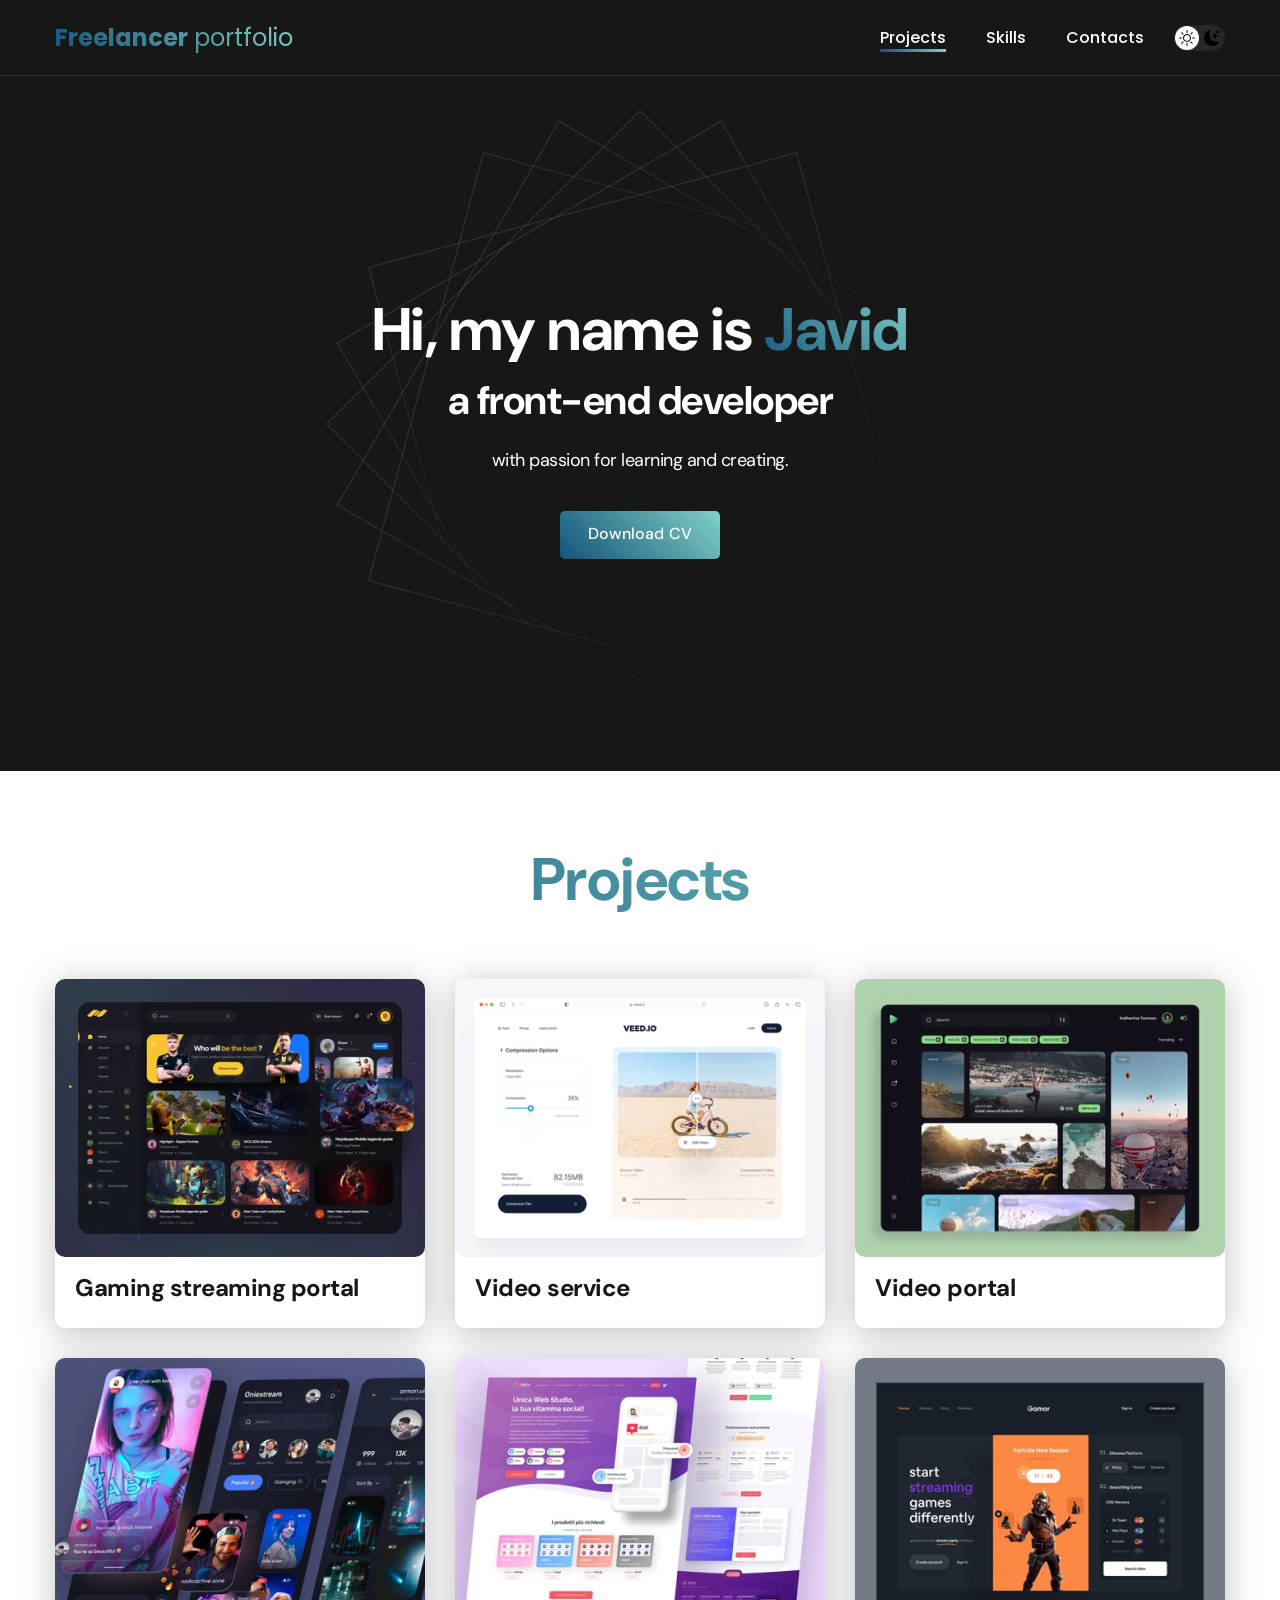
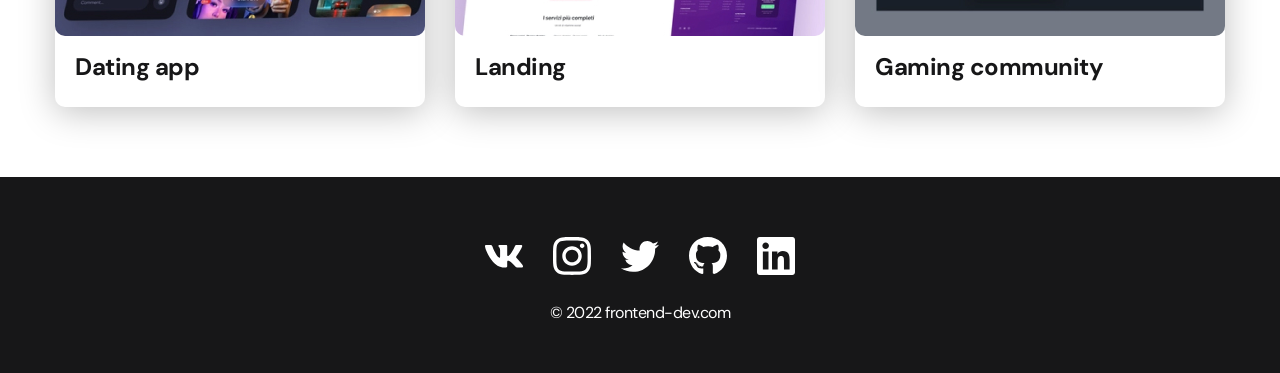
<file: index.html>
<!DOCTYPE html>
<html lang="en">
<head>
    <meta charset="UTF-8">
    <meta name="viewport" content="width=device-width, initial-scale=1.0">
    <title>Freelancer portfolio</title>
    <link rel="stylesheet" href="css/main.css">
</head>
<body>
    <nav class="nav">
        <div class="container">
            <div class="nav-row">
                <a href="./index.html" class="logo"><strong>Freelancer</strong> portfolio</a>

                <button class="dark-mode-btn">
                    <img class="dark-mode-btn__icon" src="./img/icons/Sun.svg" alt="Light mode">
                    <img class="dark-mode-btn__icon" src="./img/icons/Moon.svg" alt="Dark mode">
                </button>

                <ul class="nav-list">
                    <li class="nav-list__item">
                        <a href="./index.html" class="nav-list__link nav-list__link__active">Projects</a>
                    </li>
                    <li class="nav-list__item">
                        <a href="./skills.html" class="nav-list__link">Skills</a>
                    </li>
                    <li class="nav-list__item">
                        <a href="./contacts.html" class="nav-list__link">Contacts</a>
                    </li>
                </ul>
            </div>
        </div>
    </nav>

    <header class="header">
        <div class="header__wrapper">
            <h1 class="header__title">
                <strong>Hi, my name is <em>Javid</em></strong><br>
                a front-end developer
            </h1>
            <div class="header__text">
                <p>with passion for learning and creating.</p>
            </div>
            <a href="#!" class="btn">Download CV</a>
        </div>
    </header>

    <main class="section">
        <div class="container">
            <h2 class="title-1">Projects</h2>
            <ul class="ul projects">
                <li class="project">
                    <a href="./project-page.html">
                        <img class="project__img" src="./img/projects/01.jpg" alt="gaming-portal">
                        <h3 class="project__title">Gaming streaming portal</h3>
                    </a>
                </li>
                <li class="project">
                    <a href="./project-page.html">
                        <img class="project__img" src="./img/projects/02.jpg" alt="video-service">
                        <h3 class="project__title">Video service</h3>
                    </a>
                </li>
                <li class="project">
                    <a href="./project-page.html">
                        <img class="project__img" src="./img/projects/03.jpg" alt="video-portal">
                        <h3 class="project__title">Video portal</h3>
                    </a>
                </li>
                <li class="project">
                     <a href="./project-page.html">
                        <img class="project__img" src="./img/projects/04.jpg" alt="dating-app">
                        <h3 class="project__title">Dating app</h3>
                    </a>
                </li>
                <li class="project">
                    <a href="./project-page.html">
                        <img class="project__img" src="./img/projects/05.jpg" alt="landig">
                        <h3 class="project__title">Landing</h3>
                    </a>
                </li>
                <li class="project">
                    <a href="./project-page.html">
                        <img class="project__img" src="./img/projects/06.jpg" alt="gaming-community">
                        <h3 class="project__title">Gaming community</h3>
                    </a>
                </li>
            </ul>
        </div>
    </main>

    <footer class="footer">
        <div class="container">
            <div class="footer__wrapper">
                <ul class="social">
                <li class="social__item">
                    <a href="#!"><img src="./img/icons/vk.svg" alt="vk"></a>
                </li>
                <li class="social__item">
                    <a href="#!"><img src="./img/icons/instagram.svg" alt="instagram"></a>
                </li>
                <li class="social__item">
                    <a href="#!"><img src="./img/icons/twitter.svg" alt="twitter"></a>
                </li>
                <li class="social__item">
                    <a href="#!"><img src="./img/icons/gitHub.svg" alt="github"></a>
                </li>
                <li class="social__item">
                    <a href="#!"><img src="./img/icons/linkedIn.svg" alt="linkedin"></a>
                </li>
            </ul>
            <div class="copyright">
                <p>© 2022 frontend-dev.com</p>
            </div>
            </div>
        </div>
    </footer>

    <script src="./js/main.js"></script>

</body>
</html>
</file>
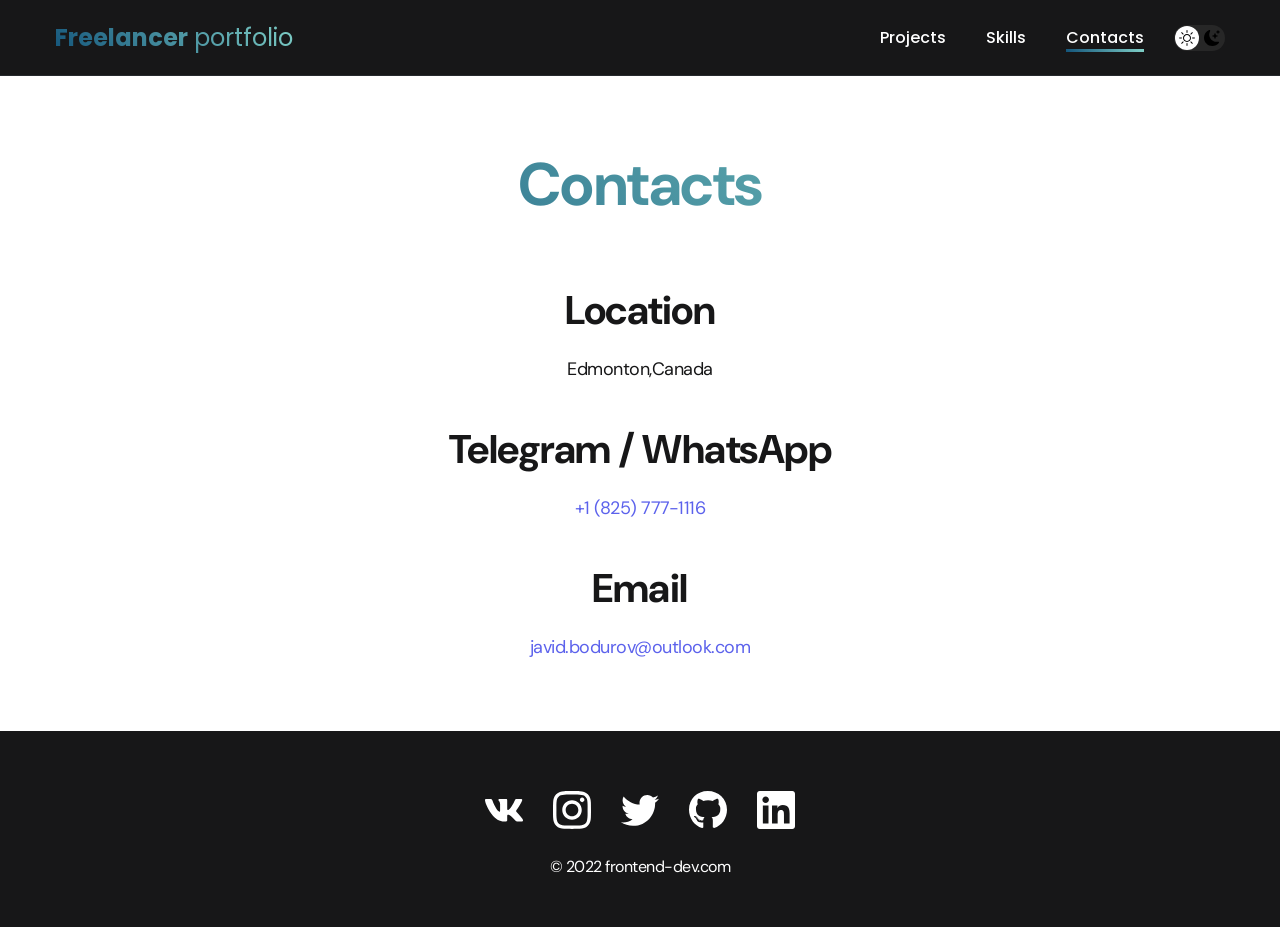
<file: contacts.html>
<!DOCTYPE html>
<html lang="en">
<head>
    <meta charset="UTF-8">
    <meta name="viewport" content="width=device-width, initial-scale=1.0">
    <title>Freelancer portfolio</title>
    <link rel="stylesheet" href="css/main.css">
</head>
<body>
    <nav class="nav">
        <div class="container">
            <div class="nav-row">
                <a href="./index.html" class="logo"><strong>Freelancer</strong> portfolio</a>
                <button class="dark-mode-btn">
                    <img class="dark-mode-btn__icon" src="./img/icons/Sun.svg" alt="Light mode">
                    <img class="dark-mode-btn__icon" src="./img/icons/Moon.svg" alt="Dark mode">
                </button>
                <ul class="nav-list">
                    <li class="nav-list__item">
                        <a href="./index.html" class="nav-list__link">Projects</a>
                    </li>
                    <li class="nav-list__item">
                        <a href="./skills.html" class="nav-list__link">Skills</a>
                    </li>
                    <li class="nav-list__item">
                        <a href="./contacts.html" class="nav-list__link nav-list__link__active">Contacts</a>
                    </li>
                </ul>
            </div>
        </div>
    </nav>

    <main class="section">
        <div class="container">
            <h1 class="title-1">Contacts</h1>
            <ul class="content-list">
                <li class="content-list__item">
                    <h2 class="title-2">Location</h2>
                    <p>Edmonton,Canada</p>
                </li>
                <li class="content-list__item">
                    <h2 class="title-2">Telegram / WhatsApp</h2>
                    <p><a href="tel:+18257771116">+1 (825) 777-1116</a></p>
                </li>
                <li class="content-list__item">
                    <h2 class="title-2">Email</h2>
                    <p><a href="mailto:javid.bodurov@outlook.com">javid.bodurov@outlook.com</a></p>
                </li>
            </ul>
        </div>
    </main>

    <footer class="footer">
        <div class="container">
            <div class="footer__wrapper">
                <ul class="social">
                <li class="social__item">
                    <a href="#!"><img src="./img/icons/vk.svg" alt="vk"></a>
                </li>
                <li class="social__item">
                    <a href="#!"><img src="./img/icons/instagram.svg" alt="instagram"></a>
                </li>
                <li class="social__item">
                    <a href="#!"><img src="./img/icons/twitter.svg" alt="twitter"></a>
                </li>
                <li class="social__item">
                    <a href="#!"><img src="./img/icons/gitHub.svg" alt="github"></a>
                </li>
                <li class="social__item">
                    <a href="#!"><img src="./img/icons/linkedIn.svg" alt="linkedin"></a>
                </li>
            </ul>
            <div class="copyright">
                <p>© 2022 frontend-dev.com</p>
            </div>
            </div>
        </div>
    </footer>

     <script src="./js/main.js"></script>
</body>
</html>
</file>
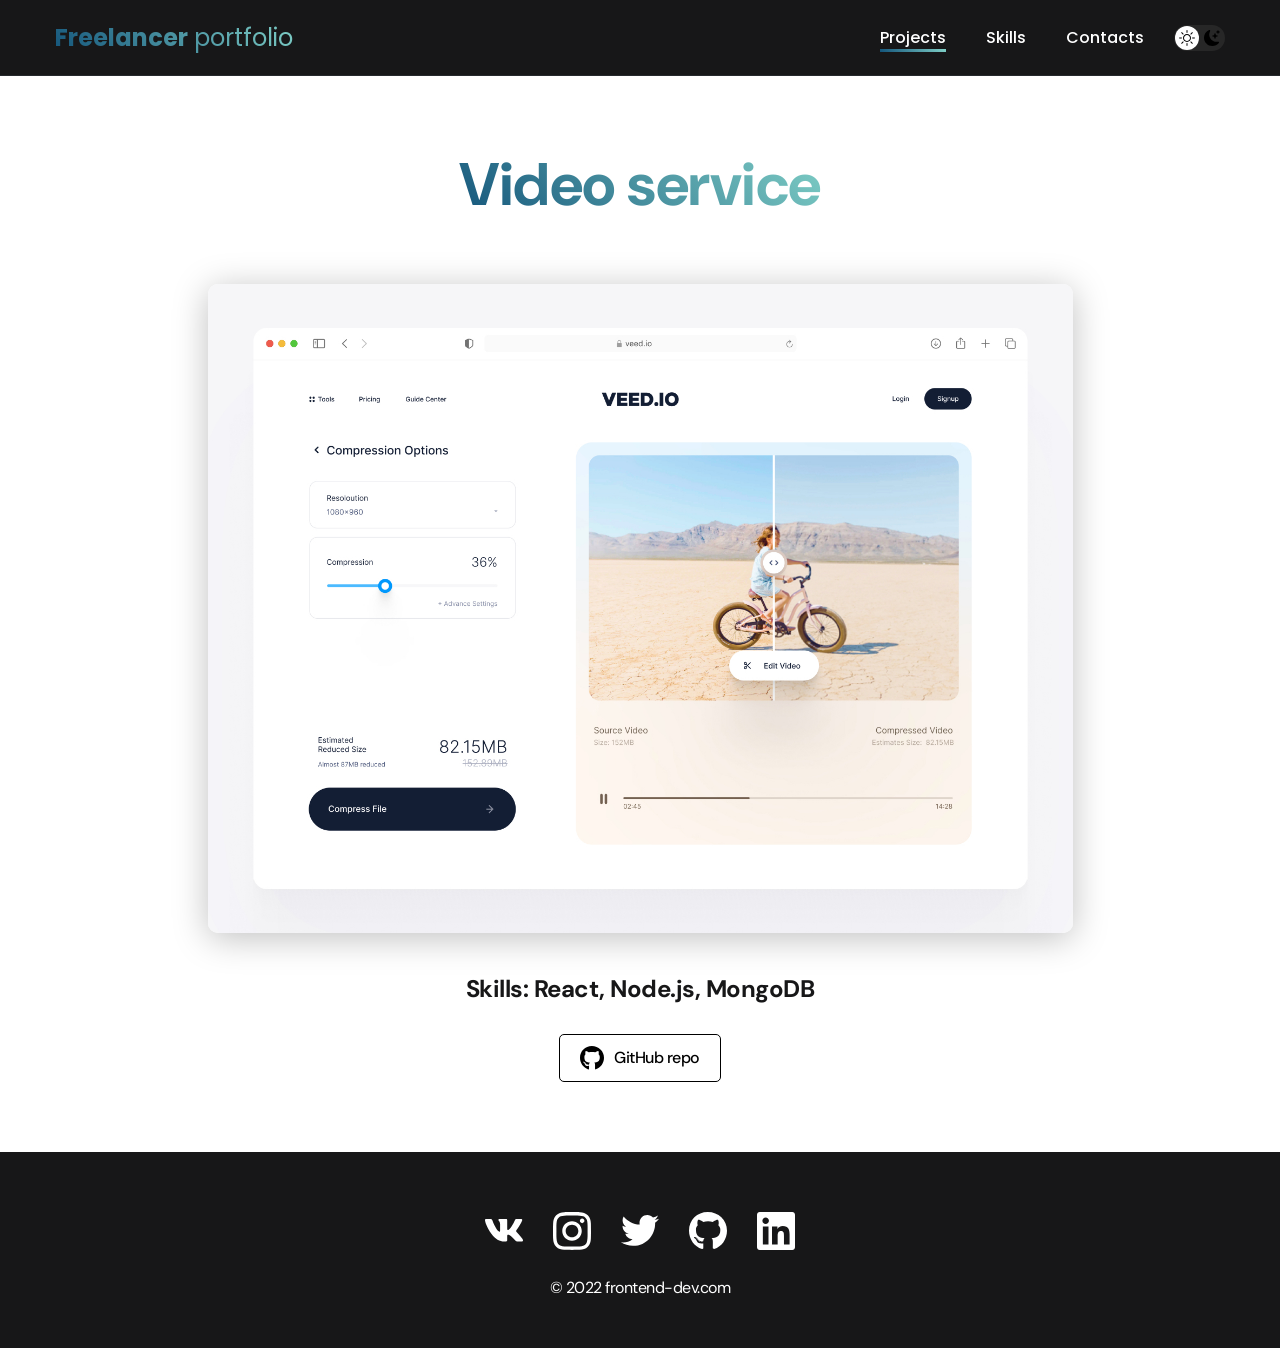
<file: project-page.html>
<!DOCTYPE html>
<html lang="en">
<head>
    <meta charset="UTF-8">
    <meta name="viewport" content="width=device-width, initial-scale=1.0">
    <title>Freelancer portfolio</title>
    <link rel="stylesheet" href="css/main.css">
</head>
<body>
    <nav class="nav">
        <div class="container">
            <div class="nav-row">
                <a href="./index.html" class="logo"><strong>Freelancer</strong> portfolio</a>
                <button class="dark-mode-btn">
                    <img class="dark-mode-btn__icon" src="./img/icons/Sun.svg" alt="Light mode">
                    <img class="dark-mode-btn__icon" src="./img/icons/Moon.svg" alt="Dark mode">
                </button>
                <ul class="nav-list">
                    <li class="nav-list__item">
                        <a href="./index.html" class="nav-list__link nav-list__link__active">Projects</a>
                    </li>
                    <li class="nav-list__item">
                        <a href="./skills.html" class="nav-list__link">Skills</a>
                    </li>
                    <li class="nav-list__item">
                        <a href="./contacts.html" class="nav-list__link">Contacts</a>
                    </li>
                </ul>
            </div>
        </div>
    </nav>

    <main class="section">
        <div class="container">
            <div class="project__details">
                <h1 class="title-1">Video service</h1>
                <img src="./img/projects/02-big.jpg" alt="video-service" class="project-details__cover">
                <div class="project-details__desc">
                    <p>Skills: React, Node.js, MongoDB</p>
                </div>
                <a class="btn-outline" href="#!">
                    <img src="./img/icons/gitHub-black.svg" alt="github">
                    GitHub repo
                </a>
            </div>
        </div>
    </main>

    <footer class="footer">
        <div class="container">
            <div class="footer__wrapper">
                <ul class="social">
                <li class="social__item">
                    <a href="#!"><img src="./img/icons/vk.svg" alt="vk"></a>
                </li>
                <li class="social__item">
                    <a href="#!"><img src="./img/icons/instagram.svg" alt="instagram"></a>
                </li>
                <li class="social__item">
                    <a href="#!"><img src="./img/icons/twitter.svg" alt="twitter"></a>
                </li>
                <li class="social__item">
                    <a href="#!"><img src="./img/icons/gitHub.svg" alt="github"></a>
                </li>
                <li class="social__item">
                    <a href="#!"><img src="./img/icons/linkedIn.svg" alt="linkedin"></a>
                </li>
            </ul>
            <div class="copyright">
                <p>© 2022 frontend-dev.com</p>
            </div>
            </div>
        </div>
    </footer>

     <script src="./js/main.js"></script>
</body>
</html>
</file>
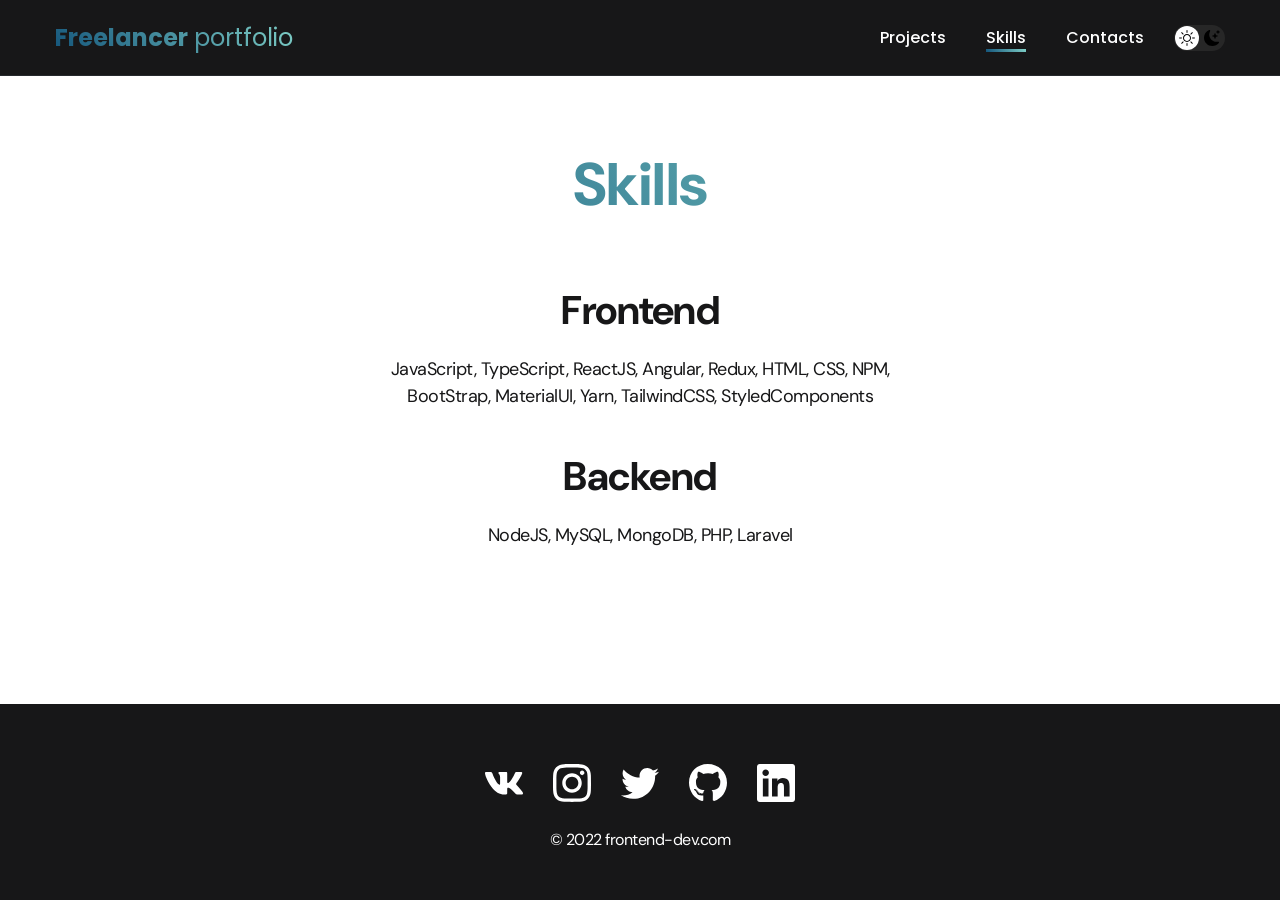
<file: skills.html>
<!DOCTYPE html>
<html lang="en">
<head>
    <meta charset="UTF-8">
    <meta name="viewport" content="width=device-width, initial-scale=1.0">
    <title>Freelancer portfolio</title>
    <link rel="stylesheet" href="css/main.css">
</head>
<body>
    <nav class="nav">
        <div class="container">
            <div class="nav-row">
                <a href="./index.html" class="logo"><strong>Freelancer</strong> portfolio</a>
                <button class="dark-mode-btn">
                    <img class="dark-mode-btn__icon" src="./img/icons/Sun.svg" alt="Light mode">
                    <img class="dark-mode-btn__icon" src="./img/icons/Moon.svg" alt="Dark mode">
                </button>
                <ul class="nav-list">
                    <li class="nav-list__item">
                        <a href="./index.html" class="nav-list__link">Projects</a>
                    </li>
                    <li class="nav-list__item">
                        <a href="./skills.html" class="nav-list__link nav-list__link__active">Skills</a>
                    </li>
                    <li class="nav-list__item">
                        <a href="./contacts.html" class="nav-list__link">Contacts</a>
                    </li>
                </ul>
            </div>
        </div>
    </nav>

    <main class="section">
        <div class="container">
            <h1 class="title-1">Skills</h1>
            <ul class="content-list">
                <li class="content-list__item">
                    <h2 class="title-2">Frontend</h2>
                    <p>JavaScript, TypeScript, ReactJS, Angular, Redux, HTML, CSS, NPM, BootStrap, MaterialUI, Yarn, TailwindCSS, StyledComponents</p>
                </li>
                <li class="content-list__item">
                    <h2 class="title-2">Backend</h2>
                     <p>NodeJS, MySQL, MongoDB, PHP, Laravel</p>
                </li>
            </ul>
        </div>
    </main>

    <footer class="footer">
        <div class="container">
            <div class="footer__wrapper">
                <ul class="social">
                <li class="social__item">
                    <a href="#!"><img src="./img/icons/vk.svg" alt="vk"></a>
                </li>
                <li class="social__item">
                    <a href="#!"><img src="./img/icons/instagram.svg" alt="instagram"></a>
                </li>
                <li class="social__item">
                    <a href="#!"><img src="./img/icons/twitter.svg" alt="twitter"></a>
                </li>
                <li class="social__item">
                    <a href="#!"><img src="./img/icons/gitHub.svg" alt="github"></a>
                </li>
                <li class="social__item">
                    <a href="#!"><img src="./img/icons/linkedIn.svg" alt="linkedin"></a>
                </li>
            </ul>
            <div class="copyright">
                <p>© 2022 frontend-dev.com</p>
            </div>
            </div>
        </div>
    </footer>

     <script src="./js/main.js"></script>
</body>
</html>
</file>
<file: css/main.css>
@import "./reset.css";
@import url('https://fonts.googleapis.com/css2?family=DM+Sans:ital,opsz,wght@0,9..40,100..1000;1,9..40,100..1000&family=Poppins:wght@400;500;700&family=Roboto:wght@500&display=swap');


:root {
    --blackpure: #000000;
    --black: #171718;
    --dark-border: #26292d;
    --white: #ffffff;
    --purple: #5C62EC;

    --linear-gr: linear-gradient(45deg, #13547a, #80d0c7);

    --text-color: var(--black);

    --dark-bg: var(--black);
    --black-border: var(--dark-border);
    --header-text: var(--white);
    --accent: var(--purple);

    /* Light mode */
    --page-bg: var(--white);
    --text-color: var(--black);

    --title-1: var(--accent);

    --project-card-bg: var(--white);
    --project-card-text: var(--black);
    --box-shadow: 0px 5px 35px rgba(0, 0, 0, 0.25);

}

.dark {
    --page-bg: #252526;
    --text-color: var(--white);
    --title-1: var(--white);

    --project-card-bg: var(--black);
    --project-card-text: var(--white);
    --box-shadow: 0px 5px 35px rgba(0, 0, 0, 0.8);
}


html, body {
    display: flex;
    flex-direction: column;
    min-height: 100vh;
    font-family: "DM Sans", serif;
    letter-spacing: -0.5px;
    background-color: var(--page-bg);
    color: var(--text-color);
}


.container {
    margin: 0 auto;
    padding: 0 15px;
    max-width: 1200px;
}

.none {
    display: none !important;
}

.section {
    padding: 70px 0;
}

.title-1 {
    margin-bottom: 60px;
    font-size: 60px;
    font-weight: 700;
    line-height: 1.3;
    font-style: normal;
    background: linear-gradient(45deg, #13547a, #80d0c7);
    -webkit-background-clip: text;
    background-clip: text;
    -webkit-text-fill-color: transparent;
    text-align: center;
}

.title-2 {
    margin-bottom: 20px;
    font-size: 40px;
    line-height: 1.3;
    font-weight: 700;
}

/* Nav */

.nav {
    padding: 20px 0;
    border-bottom: 1px solid var(--black-border);
    background-color: var(--dark-bg);
    color: var(--header-text);
    letter-spacing: normal;
}

.nav-row {
    display: flex;
    justify-content: flex-end;
    align-items: center;
    column-gap: 30px;
    row-gap: 20px;
    flex-wrap: wrap;
}

.logo {
    font-style: normal;
    background: linear-gradient(45deg, #13547a, #80d0c7);
    -webkit-background-clip: text;
    background-clip: text;
    -webkit-text-fill-color: transparent;
    display: inline-block;
    font-family: "Poppins", serif;
    font-size: 24px;
    margin-right: auto;
}

.logo strong {
    font-weight: 700;
}

.nav-list {
    display: flex;
    align-items: center;
    flex-wrap: wrap;
    row-gap: 10px;
    font-family: "Poppins", serif;
    column-gap: 40px;
    font-size: 16px;
    font-weight: 500;
}


.nav-list__link {
    color: var(--header-text);
    transition: opacity 0.2s ease-in;
}

.nav-list__link:hover {
    opacity: 0.6;
}

.nav-list__link__active {
    position: relative;
}

.nav-list__link__active::before {
    content: "";
    position: absolute;
    display: block;
    width: 100%;
    height: 3px;
    background: linear-gradient(45deg, #13547a, #80d0c7);
    left: 0;
    top: 100%;
}

/* Dark mode btn */

.dark-mode-btn {
    display: flex;
    justify-content: space-between;
    order: 9;
    position: relative;
    width: 51px;
    height: 26px;
    padding: 5px;
    background-color: #272727;
    border-radius: 55px;
}

.dark-mode-btn::before {
    content: "";
    display: block;
    position: absolute;
    top: 1px;
    left: 1px;
    width: 24px;
    height: 24px;
    border-radius: 50%;
    background-color: var(--white);
    transition: left 0.2s ease-in;
}

.dark-mode-btn__icon {
  position: relative;
  z-index: 9;
}

.dark-mode-btn--active::before {
    left: 26px;
}


/* Header */

.header {
    padding: 40px 0;
    min-height: 695px;
    display: flex;
    justify-content: center;
    align-items: center;
    background-color: var(--dark-bg);
    background-image: url('./../img/header_bg.png');
    background-repeat: no-repeat;
    background-size: auto;
    background-position: center center;
    color: var(--header-text);
    text-align: center;
}

.header__wrapper {
    padding: 0 15px;
    max-width: 660px;
}

.header__title {
    margin-bottom: 20px;
    font-size: 40px;
    font-weight: 700;
    line-height: 1.4;
}

.header__title strong {
    font-size: 60px;
    font-weight: 700;
}

.header__title em {
    font-style: normal;
    background: linear-gradient(45deg, #13547a, #80d0c7);
    -webkit-background-clip: text;
    background-clip: text;
    -webkit-text-fill-color: transparent;
    display: inline-block;
}

.header__text {
    margin-bottom: 40px;
    font-size: 18px;
    line-height: 1.333;
}

.header__text p + p {
    margin-top: 1em;
}

/* Button */

.btn {
    display: inline-block;
    height: 48px;
    padding: 12px 28px;
    border-radius: 5px;
    background: var(--linear-gr);
    color: #ffffff;
    letter-spacing: 0.15px;
    font-size: 16px;
    font-weight: 500;
    transition: opacity 0.2s ease-in;
}

.btn:hover {
    opacity: 0.8;
}

.btn:active {
    position: relative;
    top: 1px;
}

/* Btn outline */

.btn-outline {
    display: flex;
    column-gap: 10px;
    align-items: center;
    height: 48px;
    border-radius: 5px;
    padding: 12px 20px;
    border: 1px solid #000;
    color: var(--blackpure);
    font-weight: 500;
    background-color: var(--white);
}

.btn-outline:hover {
    opacity: 0.8;
}

.btn-outline:active {
    position: relative;
    top: 1px;
}



/* Projects */



.projects {
    display: flex;
    flex-wrap: wrap;
    column-gap: 30px;
    row-gap: 30px;
    justify-content: center;

}
.project {
   max-width: 370px;
   background-color: var(--project-card-bg);
   box-shadow: var(--box-shadow);
   border-radius: 10px;

}


.project__img {
    border-radius: 10px;

}

.project__title {
    padding: 15px 20px 25px;
    font-size: 24px;
    font-weight: 700;
    line-height: 1.3;
    color: var(--project-card-text);
}

/* Project details */


.project__details {
    margin: 0 auto;
    max-width: 865px;
    display: flex;
    flex-direction: column;
    align-items: center;
    text-align: center;
}

.project-details__cover {
    max-width: 100%;
    margin-bottom: 40px;
    border-radius: 10px;
    box-shadow: 0px 5px 35px rgba(0, 0, 0, 0.25);

}
.project-details__desc {
    margin-bottom: 30px;
    font-size: 24px;
    font-weight: 700;
    line-height: 1.3;
}


/* Skills */



.content-list {
    margin: 0 auto;
    max-width: 570px;
    display: flex;
    flex-direction: column;
    align-items: center;
    row-gap: 40px;
    text-align: center;
}

.content-list a {
    color: var(--accent);
}

.content-list__item {
    font-size: 18px;
    line-height: 1.5;
}

.content-list__item p + p {
    margin-top: 0.5em;
}



/* Footer */

.footer {
    margin-top: auto;
    padding: 60px 0 50px;
    background-color: var(--dark-bg);
    color: var(--header-text);

}

.footer__wrapper {
    display: flex;
    flex-direction: column;
    align-items: center;
    row-gap: 27px;
}

.social {
    display: flex;
    column-gap: 30px;
    align-items: center;
}


.copyright {
    font-size: 16px;
}

.copyright p + p {
    margin-top: 0.5em;
}



@media (max-width: 620px) {
    .header {
        min-height: unset;
    }
    .header__title {
        font-size: 30px;
    }

    .nav-row {
        justify-content: space-between;
    }

    .dark-mode-btn {
        order: 0;
    }

    .header__title strong {
        font-size: 40px;
    }

    .section {
        padding: 40px 0;
    }

    .title-1 {
        margin-bottom: 30px;
        font-size: 40px;
    }

    .title-2 {
        margin-bottom: 10px;
        font-size: 30px;
    }

    .project__title {
        font-size: 22px;
    }

    .project-details__desc {
        margin-bottom: 20px;
        font-size: 22px;
    }

    .footer {
        padding: 40px 0 30px;
    }

    .footer__wrapper {
        row-gap: 20px;
    }

    .social {
        column-gap: 20px;
    }

    .social__item {
        width: 28px;
    }

    .content-list {
        row-gap: 20px;
    }

    .content-list__item {
        font-size: 16px;
    }
}
</file>
